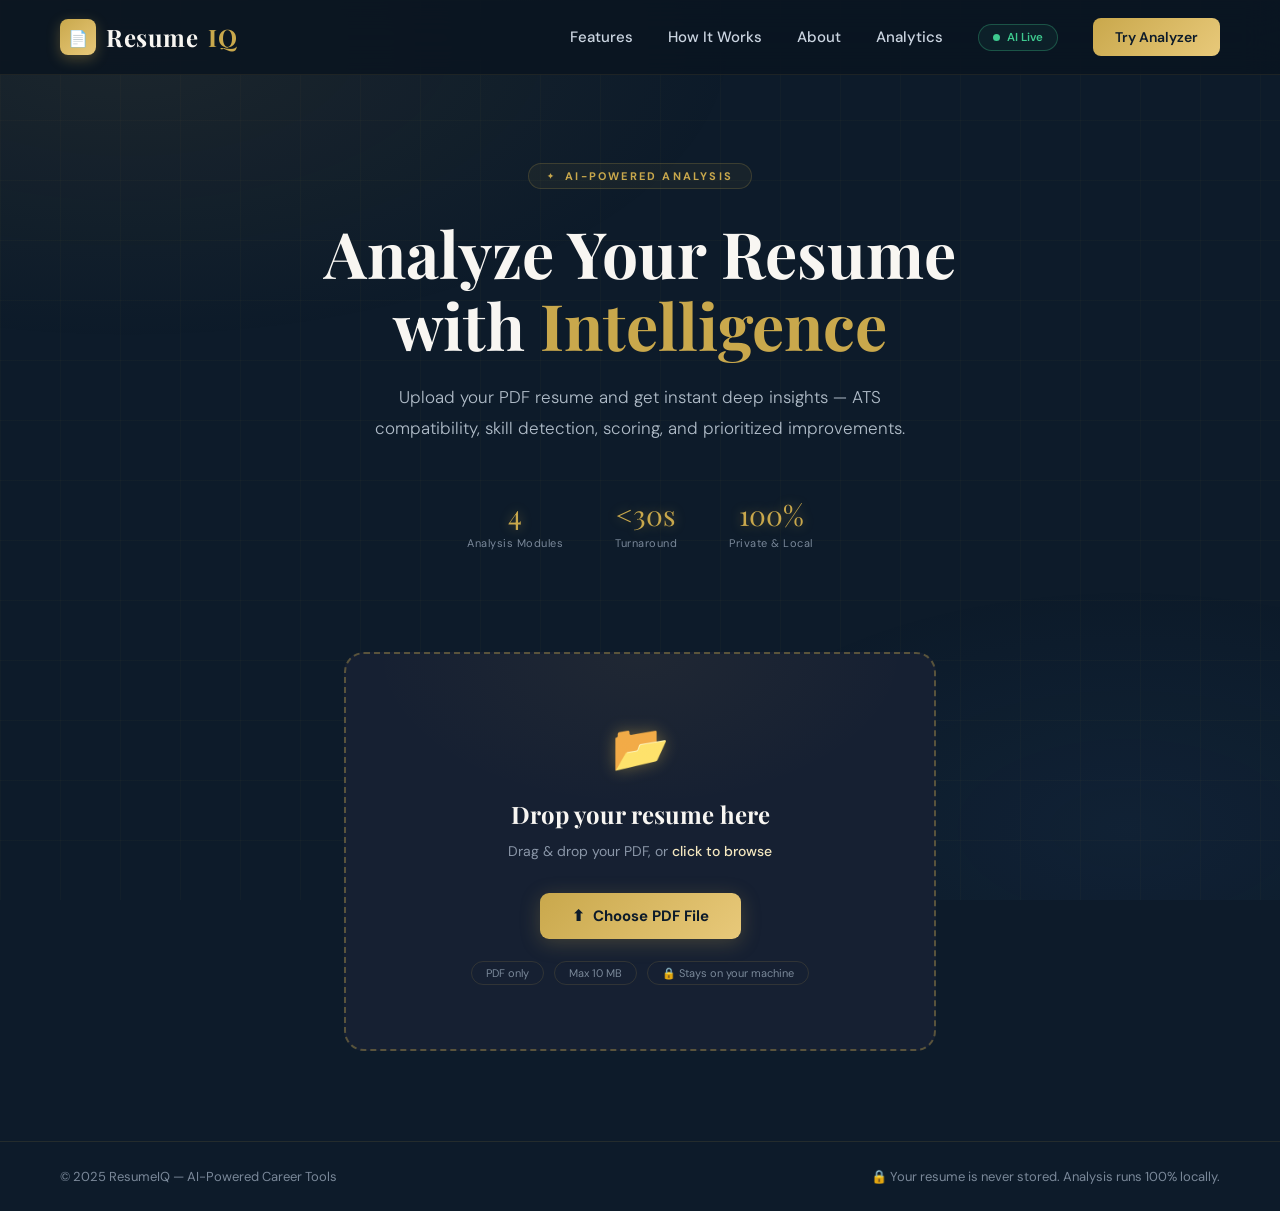
<file: templates/index.html>
<!DOCTYPE html>
<html lang="en">
<head>
<meta charset="UTF-8"/>
<meta name="viewport" content="width=device-width, initial-scale=1.0"/>
<title>ResumeIQ — AI Resume Analyzer</title>
<link href="https://fonts.googleapis.com/css2?family=Playfair+Display:wght@600;700&family=DM+Sans:ital,wght@0,300;0,400;0,500;0,600;1,300&display=swap" rel="stylesheet"/>
<style>
/* ── RESET ── */
*, *::before, *::after { box-sizing: border-box; margin: 0; padding: 0; }

body {
  font-family: 'DM Sans', sans-serif;
  background: #0d1b2a;
  color: #f8f6f2;
  min-height: 100vh;
  overflow-x: hidden;
}

/* Ambient glows */
body::before {
  content: '';
  position: fixed; inset: 0; pointer-events: none; z-index: 0;
  background:
    radial-gradient(ellipse 80% 55% at 10% 5%,  rgba(201,168,76,0.08) 0%, transparent 60%),
    radial-gradient(ellipse 60% 45% at 88% 92%, rgba(74,144,232,0.06) 0%, transparent 60%);
}

/* Subtle grid */
body::after {
  content: '';
  position: fixed; inset: 0; pointer-events: none; z-index: 0;
  background-image:
    linear-gradient(rgba(201,168,76,0.032) 1px, transparent 1px),
    linear-gradient(90deg, rgba(201,168,76,0.032) 1px, transparent 1px);
  background-size: 60px 60px;
}

/* ══════════════════════════════════════
   HEADER
══════════════════════════════════════ */
.header {
  position: sticky; top: 0; z-index: 200;
  display: flex; justify-content: space-between; align-items: center;
  padding: 18px 60px;
  background: rgba(10,21,32,0.85);
  border-bottom: 1px solid rgba(201,168,76,0.1);
  backdrop-filter: blur(18px);
}

.logo {
  font-family: 'Playfair Display', serif;
  font-size: 24px; font-weight: 700;
  color: #f8f6f2; letter-spacing: 0.5px;
  display: flex; align-items: center; gap: 10px;
}

.logo-mark {
  width: 36px; height: 36px;
  background: linear-gradient(140deg, #c9a84c, #e8c97a);
  border-radius: 8px;
  display: flex; align-items: center; justify-content: center;
  font-size: 16px;
  box-shadow: 0 4px 14px rgba(201,168,76,0.32);
}

.logo span { color: #c9a84c; }

.nav {
  display: flex; align-items: center; gap: 35px;
}

.nav a {
  position: relative; text-decoration: none;
  color: #cbd5e1; font-size: 15px; font-weight: 500;
  padding: 6px 0; transition: color 0.3s ease;
}
.nav a:hover { color: #c9a84c; }
.nav a::after {
  content: ''; position: absolute; left: 0; bottom: -4px;
  width: 0; height: 2px; background: #c9a84c;
  transition: width 0.3s ease; border-radius: 2px;
}
.nav a:hover::after { width: 100%; }

.live-pill {
  display: flex; align-items: center; gap: 7px;
  padding: 5px 14px;
  border: 1px solid rgba(62,201,143,0.3); border-radius: 20px;
  font-size: 11.5px; font-weight: 600;
  color: #3ec98f; background: rgba(62,201,143,0.07);
}
.live-pill::before {
  content: ''; width: 7px; height: 7px; border-radius: 50%;
  background: #3ec98f; animation: breathe 1.6s ease infinite;
}
@keyframes breathe {
  0%,100% { opacity:1; transform:scale(1); }
  50%      { opacity:0.35; transform:scale(1.6); }
}

.btn-header {
  padding: 10px 22px;
  background: linear-gradient(135deg, #c9a84c, #e8c97a);
  border: none; border-radius: 8px;
  font-family: 'DM Sans', sans-serif;
  font-weight: 600; font-size: 14px;
  cursor: pointer; color: #0d1b2a;
  transition: all 0.3s ease;
}
.btn-header:hover {
  transform: translateY(-2px) scale(1.05);
  box-shadow: 0 0 10px rgba(201,168,76,0.6), 0 0 20px rgba(201,168,76,0.4), 0 0 40px rgba(201,168,76,0.3);
}

/* ══════════════════════════════════════
   HERO
══════════════════════════════════════ */
.hero {
  position: relative; z-index: 1;
  text-align: center; padding: 88px 24px 50px;
  max-width: 860px; margin: 0 auto;
  animation: fadeUp 0.7s ease both;
}

.hero-eyebrow {
  display: inline-flex; align-items: center; gap: 9px;
  padding: 5px 18px;
  border: 1px solid rgba(201,168,76,0.2); border-radius: 20px;
  font-size: 11px; font-weight: 700;
  color: #c9a84c; letter-spacing: 2.2px; text-transform: uppercase;
  background: rgba(201,168,76,0.06); margin-bottom: 28px;
}
.hero-eyebrow::before { content: '✦'; font-size: 8px; }

.hero h1 {
  font-family: 'Playfair Display', serif;
  font-size: clamp(42px, 5.5vw, 64px);
  line-height: 1.12; color: #f8f6f2; margin-bottom: 22px;
}
.hero h1 em { color: #c9a84c; font-style: normal; }

.hero p {
  font-size: 17px; font-weight: 300;
  color: #b0bcc8; line-height: 1.8;
  max-width: 560px; margin: 0 auto 52px;
}

.stats-strip { display: flex; justify-content: center; gap: 52px; flex-wrap: wrap; }
.stat { text-align: center; }
.stat-num {
  font-family: 'Playfair Display', serif; font-size: 28px; color: #c9a84c;
  text-shadow: 0 0 12px rgba(201,168,76,0.45);
}
.stat-lbl { font-size: 11px; color: #7a8899; letter-spacing: 0.5px; margin-top: 3px; }

/* ══════════════════════════════════════
   UPLOAD
══════════════════════════════════════ */
.upload-section {
  position: relative; z-index: 1;
  max-width: 640px; margin: 52px auto 0;
  padding: 0 24px 90px;
  animation: fadeUp 0.7s 0.12s ease both;
}

.upload-card {
  background: #162032;
  border: 2px dashed rgba(201,168,76,0.38);
  border-radius: 20px; padding: 64px 44px;
  text-align: center; cursor: pointer;
  transition: all 0.35s ease;
  position: relative; overflow: hidden;
}
/* shimmer sweep */
.upload-card::before {
  content: ''; position: absolute;
  top: 0; left: -100%; width: 60%; height: 1px;
  background: linear-gradient(90deg, transparent, rgba(201,168,76,0.7), transparent);
  animation: sweep 3.5s ease infinite;
}
.upload-card::after {
  content: ''; position: absolute; inset: 0; pointer-events: none;
  background: radial-gradient(ellipse 65% 55% at 50% 0%, rgba(201,168,76,0.055) 0%, transparent 70%);
}
@keyframes sweep { 0% { left:-100%; } 100% { left:200%; } }

.upload-card:hover, .upload-card.drag-over {
  border-color: #c9a84c;
  background: rgba(201,168,76,0.04);
  transform: translateY(-4px);
  box-shadow: 0 28px 70px rgba(0,0,0,0.4), 0 0 40px rgba(201,168,76,0.1);
}

.upload-icon {
  font-size: 46px; margin-bottom: 20px;
  display: inline-block; transition: transform 0.35s;
  filter: drop-shadow(0 0 8px rgba(201,168,76,0.45));
}
.upload-card:hover .upload-icon { transform: scale(1.12) rotate(-5deg); }

.upload-card h3 {
  font-family: 'Playfair Display', serif;
  font-size: 24px; color: #f8f6f2; margin-bottom: 10px;
}
.upload-card > p { color: #8a96a8; font-size: 14px; line-height: 1.65; margin-bottom: 30px; }
.upload-card > p b { color: #f5e8c0; font-weight: 500; }

input[type=file] { display: none; }

.btn-upload {
  display: inline-flex; align-items: center; gap: 9px;
  padding: 13px 32px;
  background: linear-gradient(135deg, #c9a84c, #e8c97a);
  border: none; border-radius: 9px;
  font-family: 'DM Sans', sans-serif;
  font-size: 15px; font-weight: 700;
  cursor: pointer; color: #0d1b2a;
  transition: all 0.28s;
  box-shadow: 0 4px 20px rgba(201,168,76,0.25);
}
.btn-upload:hover { transform: translateY(-2px); box-shadow: 0 10px 32px rgba(201,168,76,0.45); }

.file-pills { display: flex; justify-content: center; gap: 10px; margin-top: 22px; flex-wrap: wrap; }
.file-pill {
  padding: 4px 14px; border: 1px solid rgba(201,168,76,0.15);
  border-radius: 20px; font-size: 11px; color: #7a8899;
}

/* file confirmed */
.file-selected {
  display: none; align-items: center; gap: 14px;
  margin-top: 18px; padding: 15px 22px;
  background: rgba(62,201,143,0.07);
  border: 1px solid rgba(62,201,143,0.22); border-radius: 12px;
}
.file-selected.show { display: flex; animation: fadeUp 0.35s ease both; }
.file-icon { font-size: 28px; }
.file-meta { flex: 1; }
.file-name { font-size: 14px; font-weight: 600; color: #f8f6f2; }
.file-size { font-size: 12px; color: #7a8899; margin-top: 2px; }
.file-check { font-size: 22px; color: #3ec98f; }

/* analyze btn */
.btn-analyze {
  display: none; width: 100%; margin-top: 18px; padding: 17px;
  background: linear-gradient(135deg, #c9a84c, #e8c97a);
  border: none; border-radius: 12px;
  font-family: 'DM Sans', sans-serif; font-size: 16px; font-weight: 700;
  cursor: pointer; color: #0d1b2a; letter-spacing: 0.4px;
  transition: all 0.3s; box-shadow: 0 6px 24px rgba(201,168,76,0.3);
}
.btn-analyze.show { display: block; animation: fadeUp 0.35s ease both; }
.btn-analyze:hover { transform: translateY(-2px); box-shadow: 0 14px 38px rgba(201,168,76,0.48); }

/* error */
.error-bar {
  display: none; align-items: center; gap: 12px;
  padding: 13px 18px; margin-top: 12px;
  background: rgba(232,89,74,0.09); border: 1px solid rgba(232,89,74,0.25);
  border-radius: 10px; font-size: 13px; color: #f09898;
}
.error-bar.show { display: flex; animation: fadeUp 0.3s ease both; }

/* ══════════════════════════════════════
   LOADING
══════════════════════════════════════ */
.loading-section {
  display: none; position: relative; z-index: 1;
  max-width: 640px; margin: 0 auto;
  padding: 0 24px 90px; text-align: center;
}
.loading-section.show { display: block; animation: fadeUp 0.4s ease both; }

.loading-card {
  background: #162032; border: 1px solid rgba(201,168,76,0.15);
  border-radius: 20px; padding: 64px 44px;
}

.spinner {
  width: 66px; height: 66px; margin: 0 auto 28px;
  border: 3px solid rgba(201,168,76,0.12); border-top-color: #c9a84c;
  border-radius: 50%; animation: spin 0.85s linear infinite;
  box-shadow: 0 0 18px rgba(201,168,76,0.18);
}
@keyframes spin { to { transform: rotate(360deg); } }

.loading-card h3 { font-family: 'Playfair Display', serif; font-size: 24px; margin-bottom: 8px; }
.loading-card > p { color: #7a8899; font-size: 14px; }

.step-list {
  list-style: none; display: flex; flex-direction: column; gap: 13px;
  max-width: 360px; margin: 30px auto 0; text-align: left;
}
.step-item { display: flex; align-items: center; gap: 12px; font-size: 13.5px; color: #7a8899; transition: color 0.4s; }
.step-item.active { color: #f8f6f2; }
.step-item.done   { color: #3ec98f; }
.step-dot {
  width: 9px; height: 9px; border-radius: 50%; flex-shrink: 0;
  background: #0a1520; border: 1.5px solid rgba(201,168,76,0.2); transition: all 0.4s;
}
.step-item.active .step-dot { background: #c9a84c; border-color: #c9a84c; box-shadow: 0 0 8px rgba(201,168,76,0.6); }
.step-item.done   .step-dot { background: #3ec98f; border-color: #3ec98f; }

/* ══════════════════════════════════════
   RESULTS
══════════════════════════════════════ */
.results-section {
  display: none; position: relative; z-index: 1;
  max-width: 960px; margin: 0 auto; padding: 0 24px 90px;
}
.results-section.show { display: block; animation: fadeUp 0.5s ease both; }

.results-topbar {
  display: flex; align-items: center; justify-content: space-between;
  margin-bottom: 36px; flex-wrap: wrap; gap: 16px;
}
.results-heading { font-family: 'Playfair Display', serif; font-size: 32px; }
.results-heading span { color: #c9a84c; }

.btn-reset {
  display: flex; align-items: center; gap: 8px; padding: 10px 22px;
  background: transparent; border: 1px solid rgba(201,168,76,0.2); border-radius: 9px;
  color: #b0bcc8; font-family: 'DM Sans', sans-serif; font-size: 13px; cursor: pointer; transition: all 0.22s;
}
.btn-reset:hover { border-color: #c9a84c; color: #c9a84c; }

/* ── SCORE CARDS ── */
.score-row { display: flex; gap: 22px; margin-bottom: 28px; flex-wrap: wrap; }

.score-card {
  flex: 1; background: #162032; padding: 32px 28px;
  border-radius: 14px; text-align: center;
  position: relative; overflow: hidden;
  transition: all 0.4s ease;
  border: 1px solid rgba(201,168,76,0.12);
}

/* animated gradient border on hover */
.score-card::before {
  content: ''; position: absolute; top: -2px; left: -2px; right: -2px; bottom: -2px;
  background: linear-gradient(45deg, #c9a84c, #e8c97a, #c9a84c);
  z-index: -1; opacity: 0; transition: opacity 0.35s; border-radius: 16px;
}
.score-card:hover::before { opacity: 1; }

/* color top bar */
.score-card::after {
  content: ''; position: absolute; top: 0; left: 0; right: 0; height: 3px;
}
.sc-gold::after  { background: linear-gradient(90deg, #c9a84c, #e8c97a); }
.sc-green::after { background: linear-gradient(90deg, #3ec98f, #5ee8a8); }
.sc-blue::after  { background: linear-gradient(90deg, #4a90e8, #7ab4f5); }

.score-card:hover {
  transform: translateY(-6px) scale(1.03);
  box-shadow: 0 0 20px rgba(201,168,76,0.35), 0 0 40px rgba(201,168,76,0.25);
}

.score-card h3 {
  margin-bottom: 12px; color: #c9a84c;
  font-size: 11px; font-weight: 700;
  letter-spacing: 2px; text-transform: uppercase;
}

.score-value {
  font-size: 52px; font-family: 'Playfair Display', serif; color: #fff;
  line-height: 1; margin-bottom: 14px;
  text-shadow: 0 0 10px rgba(201,168,76,0.7), 0 0 22px rgba(201,168,76,0.55), 0 0 40px rgba(201,168,76,0.4);
}
.sc-green .score-value { text-shadow: 0 0 10px rgba(62,201,143,0.7), 0 0 22px rgba(62,201,143,0.5); }
.sc-blue  .score-value { text-shadow: 0 0 10px rgba(74,144,232,0.7), 0 0 22px rgba(74,144,232,0.5); }

.sc-bar-track { height: 5px; background: rgba(255,255,255,0.06); border-radius: 3px; overflow: hidden; margin-bottom: 8px; }
.sc-bar-fill  { height: 100%; border-radius: 3px; width: 0; transition: width 1.4s cubic-bezier(0.22,1,0.36,1); }
.sc-gold  .sc-bar-fill { background: linear-gradient(90deg, #c9a84c, #e8c97a); }
.sc-green .sc-bar-fill { background: linear-gradient(90deg, #3ec98f, #5ee8a8); }
.sc-blue  .sc-bar-fill { background: linear-gradient(90deg, #4a90e8, #7ab4f5); }
.sc-desc { font-size: 12px; color: #7a8899; line-height: 1.5; }

/* ── PANELS ── */
.panel {
  background: #162032; padding: 30px; border-radius: 14px;
  margin-bottom: 25px; border: 1px solid rgba(255,255,255,0.05);
  transition: all 0.3s ease; position: relative; overflow: hidden;
}
.panel::before {
  content: ''; position: absolute; top: 0; left: 0; right: 0; height: 1px;
  background: linear-gradient(90deg, transparent, rgba(201,168,76,0.3), transparent);
}
.panel:hover {
  transform: translateY(-4px);
  box-shadow: 0 0 20px rgba(74,144,232,0.25);
}

.panel-hd { display: flex; align-items: center; gap: 13px; margin-bottom: 22px; }
.panel-ico {
  width: 40px; height: 40px; border-radius: 10px;
  display: flex; align-items: center; justify-content: center; font-size: 18px; flex-shrink: 0;
}
.ico-gold  { background: rgba(201,168,76,0.12); box-shadow: 0 0 10px rgba(201,168,76,0.15); }
.ico-green { background: rgba(62,201,143,0.12); box-shadow: 0 0 10px rgba(62,201,143,0.1); }
.ico-blue  { background: rgba(74,144,232,0.12); box-shadow: 0 0 10px rgba(74,144,232,0.1); }
.ico-red   { background: rgba(232,89,74,0.12);  box-shadow: 0 0 10px rgba(232,89,74,0.1); }

.panel h3 { margin-bottom: 18px; color: #fff; font-size: 20px; }
.panel-title { font-family: 'Playfair Display', serif; font-size: 19px; color: #f8f6f2; }

.summary-body {
  font-size: 14.5px; color: #b0bcc8; line-height: 1.85;
  border-left: 3px solid #c9a84c; padding-left: 18px; font-style: italic;
}

/* ── SKILLS ── */
.skills-legend { display: flex; gap: 18px; margin-bottom: 16px; flex-wrap: wrap; }
.legend-item { display: flex; align-items: center; gap: 6px; font-size: 11px; color: #7a8899; }
.legend-dot { width: 8px; height: 8px; border-radius: 50%; }
.skills-grid { display: flex; flex-wrap: wrap; gap: 10px; }

.skill {
  padding: 8px 16px; border-radius: 20px;
  font-size: 13px; font-weight: 500;
  background: rgba(201,168,76,0.08); border: 1px solid rgba(201,168,76,0.3); color: #e8c97a;
  transition: all 0.3s ease; cursor: default;
}
.skill:hover {
  transform: scale(1.1);
  box-shadow: 0 0 8px rgba(201,168,76,0.7), 0 0 20px rgba(201,168,76,0.5);
}
.chip-tech { background: rgba(74,144,232,0.1); border-color: rgba(74,144,232,0.28); color: #7ab4f5; }
.chip-tech:hover { box-shadow: 0 0 8px rgba(74,144,232,0.7), 0 0 20px rgba(74,144,232,0.5) !important; }
.chip-soft { background: rgba(201,168,76,0.08); border-color: rgba(201,168,76,0.28); color: #e8c97a; }
.chip-tool { background: rgba(62,201,143,0.08); border-color: rgba(62,201,143,0.28); color: #5ee8a8; }
.chip-tool:hover { box-shadow: 0 0 8px rgba(62,201,143,0.7), 0 0 20px rgba(62,201,143,0.5) !important; }

/* ── ATS ── */
.ats-list { list-style: none; display: flex; flex-direction: column; gap: 12px; }
.ats-row { display: flex; align-items: flex-start; gap: 12px; font-size: 13.5px; color: #b0bcc8; line-height: 1.55; }
.ats-dot {
  width: 22px; height: 22px; border-radius: 50%; flex-shrink: 0;
  display: flex; align-items: center; justify-content: center; font-size: 11px; font-weight: 700;
}
.ats-pass { background: rgba(62,201,143,0.14); color: #3ec98f; }
.ats-fail { background: rgba(232,89,74,0.14);  color: #e8594a; }
.ats-warn { background: rgba(232,166,74,0.14); color: #e8a64a; }

/* ── IMPROVEMENTS ── */
.improvement {
  margin-bottom: 10px; font-size: 14px;
  color: #d2d7df; line-height: 1.6; transition: all 0.3s ease;
}
.improvement:hover { color: #fff; text-shadow: 0 0 8px rgba(74,144,232,0.5); }

.imp-list { list-style: none; display: flex; flex-direction: column; gap: 12px; }
.imp-row {
  display: flex; gap: 14px; padding: 15px 18px;
  background: rgba(255,255,255,0.025); border-radius: 10px;
  border-left: 3px solid transparent; font-size: 13.5px; color: #b0bcc8; line-height: 1.65;
  transition: all 0.3s ease;
}
.imp-row:hover { background: rgba(255,255,255,0.042); color: #f8f6f2; }
.imp-high { border-left-color: #e8594a; }
.imp-med  { border-left-color: #e8a64a; }
.imp-low  { border-left-color: #4a90e8; }
.imp-tag {
  font-size: 10px; font-weight: 700; letter-spacing: 1px; text-transform: uppercase;
  padding: 3px 10px; border-radius: 5px; flex-shrink: 0; height: fit-content; margin-top: 2px;
}
.imp-high .imp-tag { background: rgba(232,89,74,0.14); color: #e8594a; }
.imp-med  .imp-tag { background: rgba(232,166,74,0.14); color: #e8a64a; }
.imp-low  .imp-tag { background: rgba(74,144,232,0.14); color: #7ab4f5; }

/* ── GRID LAYOUT ── */
.panel-row { display: grid; grid-template-columns: 1fr 1fr; gap: 22px; margin-bottom: 22px; }
.panel-row.single { grid-template-columns: 1fr; }
.panel-row .panel { margin-bottom: 0; }

/* ── FOOTER ── */
footer {
  position: relative; z-index: 1;
  border-top: 1px solid rgba(201,168,76,0.12);
  padding: 26px 60px;
  display: flex; align-items: center; justify-content: space-between;
}
footer p { font-size: 13px; color: #7a8899; }

/* ── ANIMATIONS ── */
@keyframes fadeUp { from { opacity:0; transform:translateY(20px); } to { opacity:1; transform:translateY(0); } }
@keyframes popIn  { from { opacity:0; transform:scale(0.75); }     to { opacity:1; transform:scale(1); } }

/* ── RESPONSIVE ── */
@media (max-width: 900px) {
  .header { padding: 16px 24px; }
  .nav { gap: 20px; }
  .nav a, .live-pill { display: none; }
  .score-row { flex-direction: column; }
  .panel-row { grid-template-columns: 1fr; }
  footer { flex-direction: column; gap: 10px; text-align: center; padding: 24px; }
}
</style>
</head>
<body>

<!-- ── HEADER ── -->
<header class="header">
  <div class="logo">
    <div class="logo-mark">📄</div>
    Resume<span>IQ</span>
  </div>
  <nav class="nav">

<a href="#" onclick="showSection('features')">Features</a>

<a href="#" onclick="showSection('howitworks')">How It Works</a>

<a href="#" onclick="showSection('about')">About</a>
<a href="/analytics">Analytics</a>
<div class="live-pill">AI Live</div>

<button class="btn-header" onclick="showSection('uploadSection')">
Try Analyzer
</button>

</nav>
</header>

<!-- ── HERO ── -->
<section class="hero">
  <div class="hero-eyebrow">AI-Powered Analysis</div>
  <h1>Analyze Your Resume<br/>with <em>Intelligence</em></h1>
  <p>Upload your PDF resume and get instant deep insights — ATS compatibility, skill detection, scoring, and prioritized improvements.</p>
  <div class="stats-strip">
    <div class="stat"><div class="stat-num">4</div><div class="stat-lbl">Analysis Modules</div></div>
    <div class="stat"><div class="stat-num">&lt;30s</div><div class="stat-lbl">Turnaround</div></div>
    <div class="stat"><div class="stat-num">100%</div><div class="stat-lbl">Private &amp; Local</div></div>
  </div>
</section>


<!-- ── UPLOAD ── -->
<div class="upload-section" id="uploadSection">
  <div class="upload-card" id="uploadCard"
    onclick="document.getElementById('fileInput').click()"
    ondragover="handleDragOver(event)"
    ondragleave="handleDragLeave(event)"
    ondrop="handleDrop(event)">
    <div class="upload-icon">📂</div>
    <h3>Drop your resume here</h3>
    <p>Drag &amp; drop your PDF, or <b>click to browse</b></p>
    <button class="btn-upload" onclick="event.stopPropagation(); document.getElementById('fileInput').click()">
      ⬆&nbsp; Choose PDF File
    </button>
    <div class="file-pills">
      <span class="file-pill">PDF only</span>
      <span class="file-pill">Max 10 MB</span>
      <span class="file-pill">🔒 Stays on your machine</span>
    </div>
    <input type="file" id="fileInput" accept=".pdf" onchange="handleFile(event)"/>
  </div>

  <div class="file-selected" id="fileSelected">
    <div class="file-icon">📄</div>
    <div class="file-meta">
      <div class="file-name" id="fileName">—</div>
      <div class="file-size" id="fileSize">—</div>
    </div>
    <div class="file-check">✓</div>
  </div>

  <button class="btn-analyze" id="analyzeBtn" onclick="analyzeResume()">
    ✦ &nbsp;Analyze My Resume
  </button>
  <div class="error-bar" id="errorBar"><span>⚠</span><span id="errorText"></span></div>
</div>

<!-- ── LOADING ── -->
<div class="loading-section" id="loadingSection">
  <div class="loading-card">
    <div class="spinner"></div>
    <h3>Analyzing Your Resume…</h3>
    <p>Claude AI is carefully reviewing every detail</p>
    <ul class="step-list">
      <li class="step-item active" id="s1"><div class="step-dot"></div>Parsing resume content</li>
      <li class="step-item"        id="s2"><div class="step-dot"></div>Extracting skills &amp; experience</li>
      <li class="step-item"        id="s3"><div class="step-dot"></div>Running ATS compatibility check</li>
      <li class="step-item"        id="s4"><div class="step-dot"></div>Generating improvement suggestions</li>
      <li class="step-item"        id="s5"><div class="step-dot"></div>Calculating final scores</li>
    </ul>
  </div>
</div>

<!-- ── RESULTS ── -->
<div class="results-section" id="resultsSection">
  <div class="results-topbar">
    <div class="results-heading">Analysis <span>Results</span></div>
    <button class="btn-reset" onclick="resetApp()">↩ &nbsp;Analyze Another</button>
  </div>

  <!-- Score cards -->
  <div class="score-row">
    <div class="score-card sc-gold">
      <h3>Overall Score</h3>
      <div class="score-value" id="overallScore">—</div>
      <div class="sc-bar-track"><div class="sc-bar-fill" id="barOverall"></div></div>
      <div class="sc-desc" id="descOverall"></div>
    </div>
    <div class="score-card sc-green">
      <h3>ATS Compatibility</h3>
      <div class="score-value" id="atsScore">—</div>
      <div class="sc-bar-track"><div class="sc-bar-fill" id="barAts"></div></div>
      <div class="sc-desc" id="descAts"></div>
    </div>
    <div class="score-card sc-blue">
      <h3>Impact Score</h3>
      <div class="score-value" id="impactScore">—</div>
      <div class="sc-bar-track"><div class="sc-bar-fill" id="barImpact"></div></div>
      <div class="sc-desc" id="descImpact"></div>
    </div>
  </div>

  <!-- Summary -->
  <div class="panel-row single">
    <div class="panel">
      <div class="panel-hd"><div class="panel-ico ico-gold">💡</div><div class="panel-title">Executive Summary</div></div>
      <p class="summary-body" id="summaryText"></p>
    </div>
  </div>

  <!-- Skills + ATS -->
  <div class="panel-row">
    <div class="panel">
      <div class="panel-hd"><div class="panel-ico ico-blue">⚡</div><div class="panel-title">Detected Skills</div></div>
      <div class="skills-legend">
        <div class="legend-item"><div class="legend-dot" style="background:#4a90e8"></div>Technical</div>
        <div class="legend-item"><div class="legend-dot" style="background:#c9a84c"></div>Soft Skills</div>
        <div class="legend-item"><div class="legend-dot" style="background:#3ec98f"></div>Tools</div>
      </div>
      <div class="skills-grid" id="skillsGrid"></div>
    </div>
    <div class="panel">
      <div class="panel-hd"><div class="panel-ico ico-green">🤖</div><div class="panel-title">ATS Compatibility</div></div>
      <ul class="ats-list" id="atsList"></ul>
    </div>
  </div>

  <!-- Improvements -->
  <div class="panel-row single">
    <div class="panel">
      <div class="panel-hd"><div class="panel-ico ico-red">🎯</div><div class="panel-title">Improvement Suggestions</div></div>
      <ul class="imp-list" id="improvementsList"></ul>
    </div>
  </div>
</div>
<!-- ── INFO SECTIONS ── -->

    
</section>

<!-- ── FOOTER ── -->
<footer>
  <p>© 2025 ResumeIQ — AI-Powered Career Tools</p>
  <p>🔒 Your resume is never stored. Analysis runs 100% locally.</p>
</footer>

<script>
  let selectedFile = null;

  /* drag & drop */
  function handleDragOver(e) { e.preventDefault(); document.getElementById('uploadCard').classList.add('drag-over'); }
  function handleDragLeave()  { document.getElementById('uploadCard').classList.remove('drag-over'); }
  function handleDrop(e) {
    e.preventDefault(); document.getElementById('uploadCard').classList.remove('drag-over');
    const f = e.dataTransfer.files[0];
    if (f && f.type === 'application/pdf') attachFile(f);
    else showError('Please upload a PDF file.');
  }
  function handleFile(e) { const f = e.target.files[0]; if (f) attachFile(f); }

  function attachFile(f) {
    selectedFile = f;
    document.getElementById('fileName').textContent = f.name;
    document.getElementById('fileSize').textContent = (f.size / 1024).toFixed(1) + ' KB';
    document.getElementById('fileSelected').classList.add('show');
    document.getElementById('analyzeBtn').classList.add('show');
    hideError();
  }

  function showError(msg) { document.getElementById('errorText').textContent = msg; document.getElementById('errorBar').classList.add('show'); }
  function hideError()    { document.getElementById('errorBar').classList.remove('show'); }

  /* loading step animation */
  const STEPS = ['s1','s2','s3','s4','s5'];
  let stepTimer = null;
  function startSteps() {
    STEPS.forEach((id,i) => document.getElementById(id).className = 'step-item'+(i===0?' active':''));
    let i = 0;
    stepTimer = setInterval(() => {
      if (i > 0) document.getElementById(STEPS[i-1]).className = 'step-item done';
      if (i < STEPS.length) { document.getElementById(STEPS[i]).className = 'step-item active'; i++; }
      else clearInterval(stepTimer);
    }, 1100);
  }
  function finishSteps() { clearInterval(stepTimer); STEPS.forEach(id => document.getElementById(id).className = 'step-item done'); }

  /* ANALYZE */
  async function analyzeResume() {
    if (!selectedFile) { showError('Please select a PDF file first.'); return; }
    hideError();
    document.getElementById('uploadSection').style.display = 'none';
    document.getElementById('loadingSection').classList.add('show');
    startSteps();

    const form = new FormData();
    form.append('resume', selectedFile);

    try {
      const res  = await fetch('/analyze', { method: 'POST', body: form });
      const data = await res.json();
      finishSteps();
      if (!res.ok) throw new Error(data.error || 'Server error');
      setTimeout(() => renderResults(data), 500);
    } catch(err) {
      finishSteps();
      document.getElementById('loadingSection').classList.remove('show');
      document.getElementById('uploadSection').style.display = 'block';
      showError('Analysis failed: ' + err.message);
    }
  }

  /* RENDER RESULTS */
  function renderResults(d) {
    document.getElementById('loadingSection').classList.remove('show');

    document.getElementById('overallScore').textContent = d.overall_score + '%';
    document.getElementById('atsScore').textContent     = d.ats_score     + '%';
    document.getElementById('impactScore').textContent  = d.impact_score  + '%';
    document.getElementById('descOverall').textContent  = d.overall_desc  || '';
    document.getElementById('descAts').textContent      = d.ats_desc      || '';
    document.getElementById('descImpact').textContent   = d.impact_desc   || '';
    document.getElementById('summaryText').textContent  = d.summary       || '';

    document.getElementById('resultsSection').classList.add('show');

    /* animate score bars */
    requestAnimationFrame(() => setTimeout(() => {
      document.getElementById('barOverall').style.width = d.overall_score + '%';
      document.getElementById('barAts').style.width     = d.ats_score     + '%';
      document.getElementById('barImpact').style.width  = d.impact_score  + '%';
    }, 80));

    /* skills */
    const sg = document.getElementById('skillsGrid');
    sg.innerHTML = '';
    if (d.skills && !Array.isArray(d.skills)) {
      (d.skills.tech  || []).forEach(s => sg.innerHTML += `<span class="skill chip-tech">${s}</span>`);
      (d.skills.soft  || []).forEach(s => sg.innerHTML += `<span class="skill chip-soft">${s}</span>`);
      (d.skills.tools || []).forEach(s => sg.innerHTML += `<span class="skill chip-tool">${s}</span>`);
    } else {
      (d.skills || []).forEach(s => sg.innerHTML += `<span class="skill">${s}</span>`);
    }

    /* ATS checks */
    const al = document.getElementById('atsList');
    al.innerHTML = '';
    (d.ats_checks || []).forEach(c => {
      const cls  = c.status==='pass' ? 'ats-pass' : c.status==='fail' ? 'ats-fail' : 'ats-warn';
      const icon = c.status==='pass' ? '✓' : c.status==='fail' ? '✗' : '!';
      al.innerHTML += `<li class="ats-row"><div class="ats-dot ${cls}">${icon}</div><span>${c.text}</span></li>`;
    });

    /* improvements */
    const il = document.getElementById('improvementsList');
    il.innerHTML = '';
    (d.improvements || []).forEach(imp => {
      if (typeof imp === 'string') {
        il.innerHTML += `<li class="imp-row imp-low"><span class="imp-tag">TIP</span><span>${imp}</span></li>`;
      } else {
        const cls = imp.priority==='high' ? 'imp-high' : imp.priority==='med' ? 'imp-med' : 'imp-low';
        il.innerHTML += `<li class="imp-row ${cls}"><span class="imp-tag">${(imp.priority||'tip').toUpperCase()}</span><span>${imp.text}</span></li>`;
      }
    });
  }

  /* RESET */
  function resetApp() {
    selectedFile = null;
    document.getElementById('fileInput').value = '';
    document.getElementById('fileSelected').classList.remove('show');
    document.getElementById('analyzeBtn').classList.remove('show');
    document.getElementById('resultsSection').classList.remove('show');
    document.getElementById('uploadSection').style.display = 'block';
    hideError();
  }
</script>
</body>
</html>
</file>
